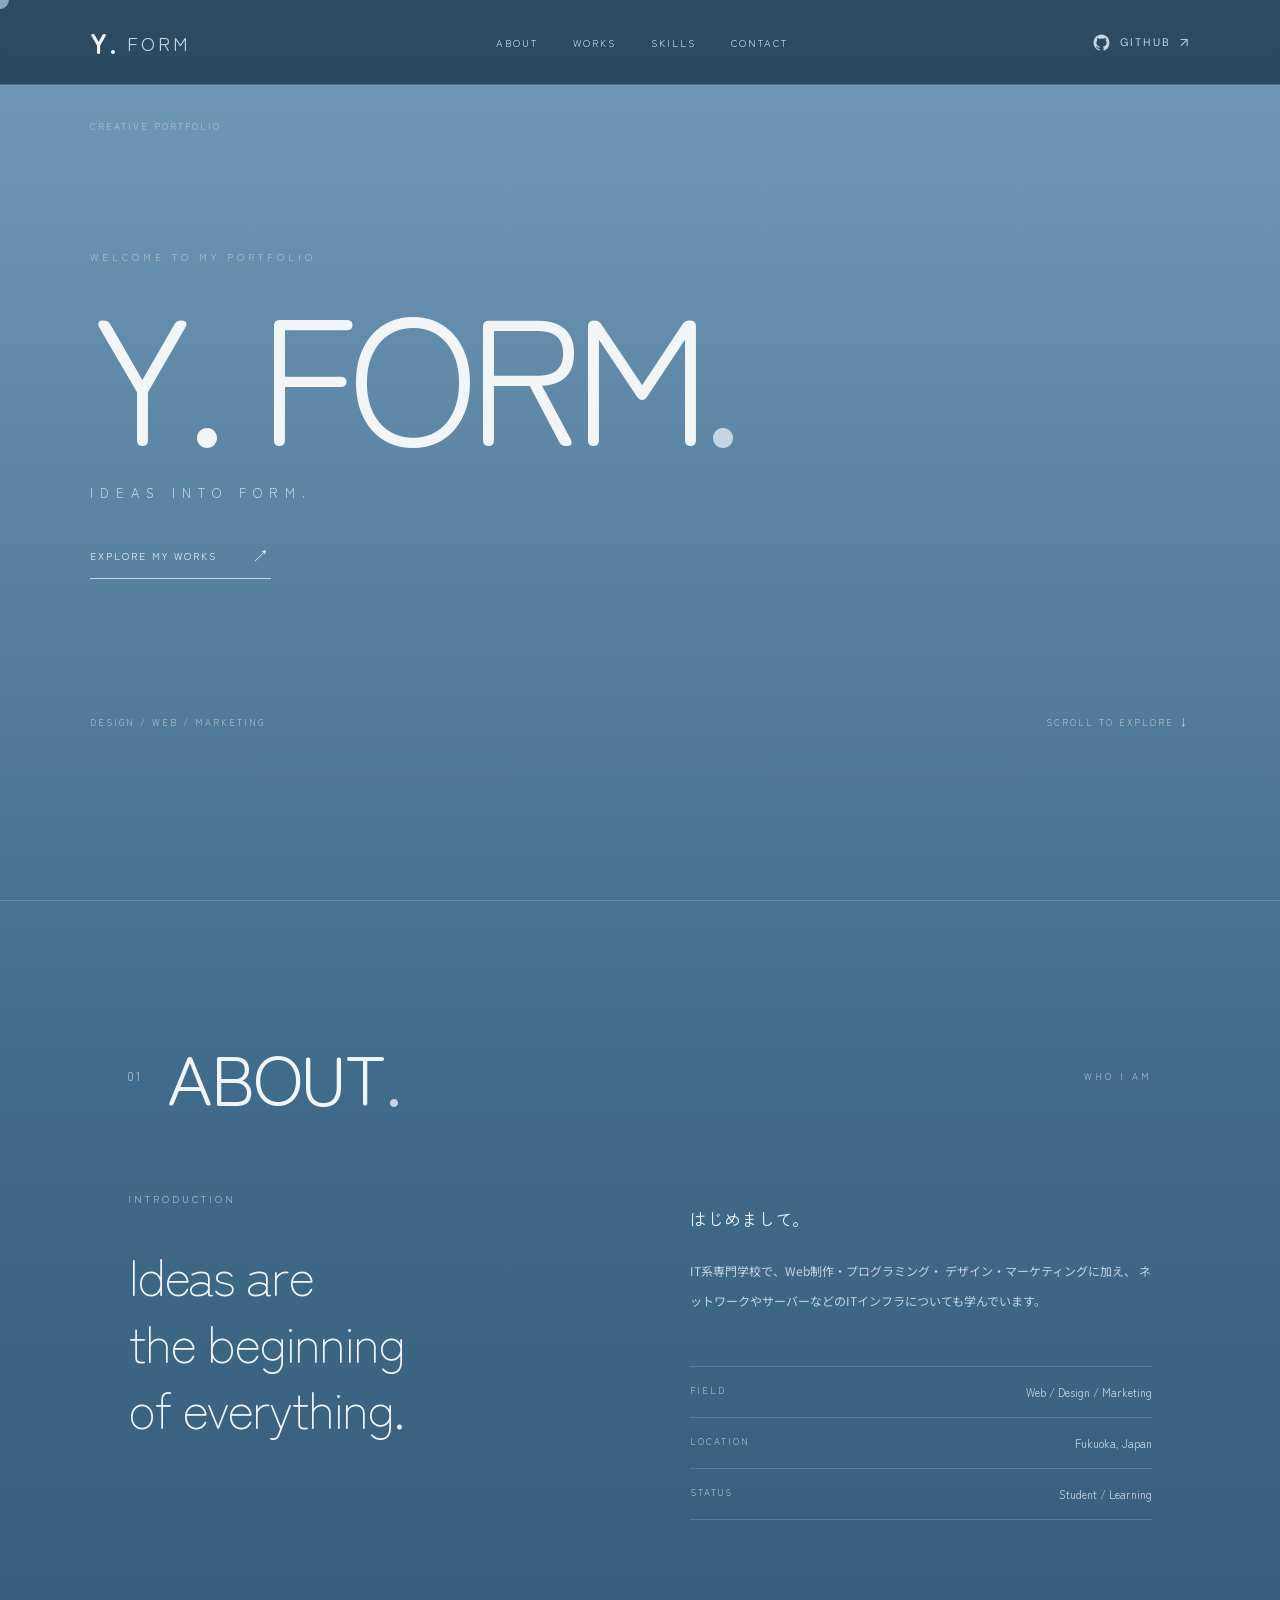
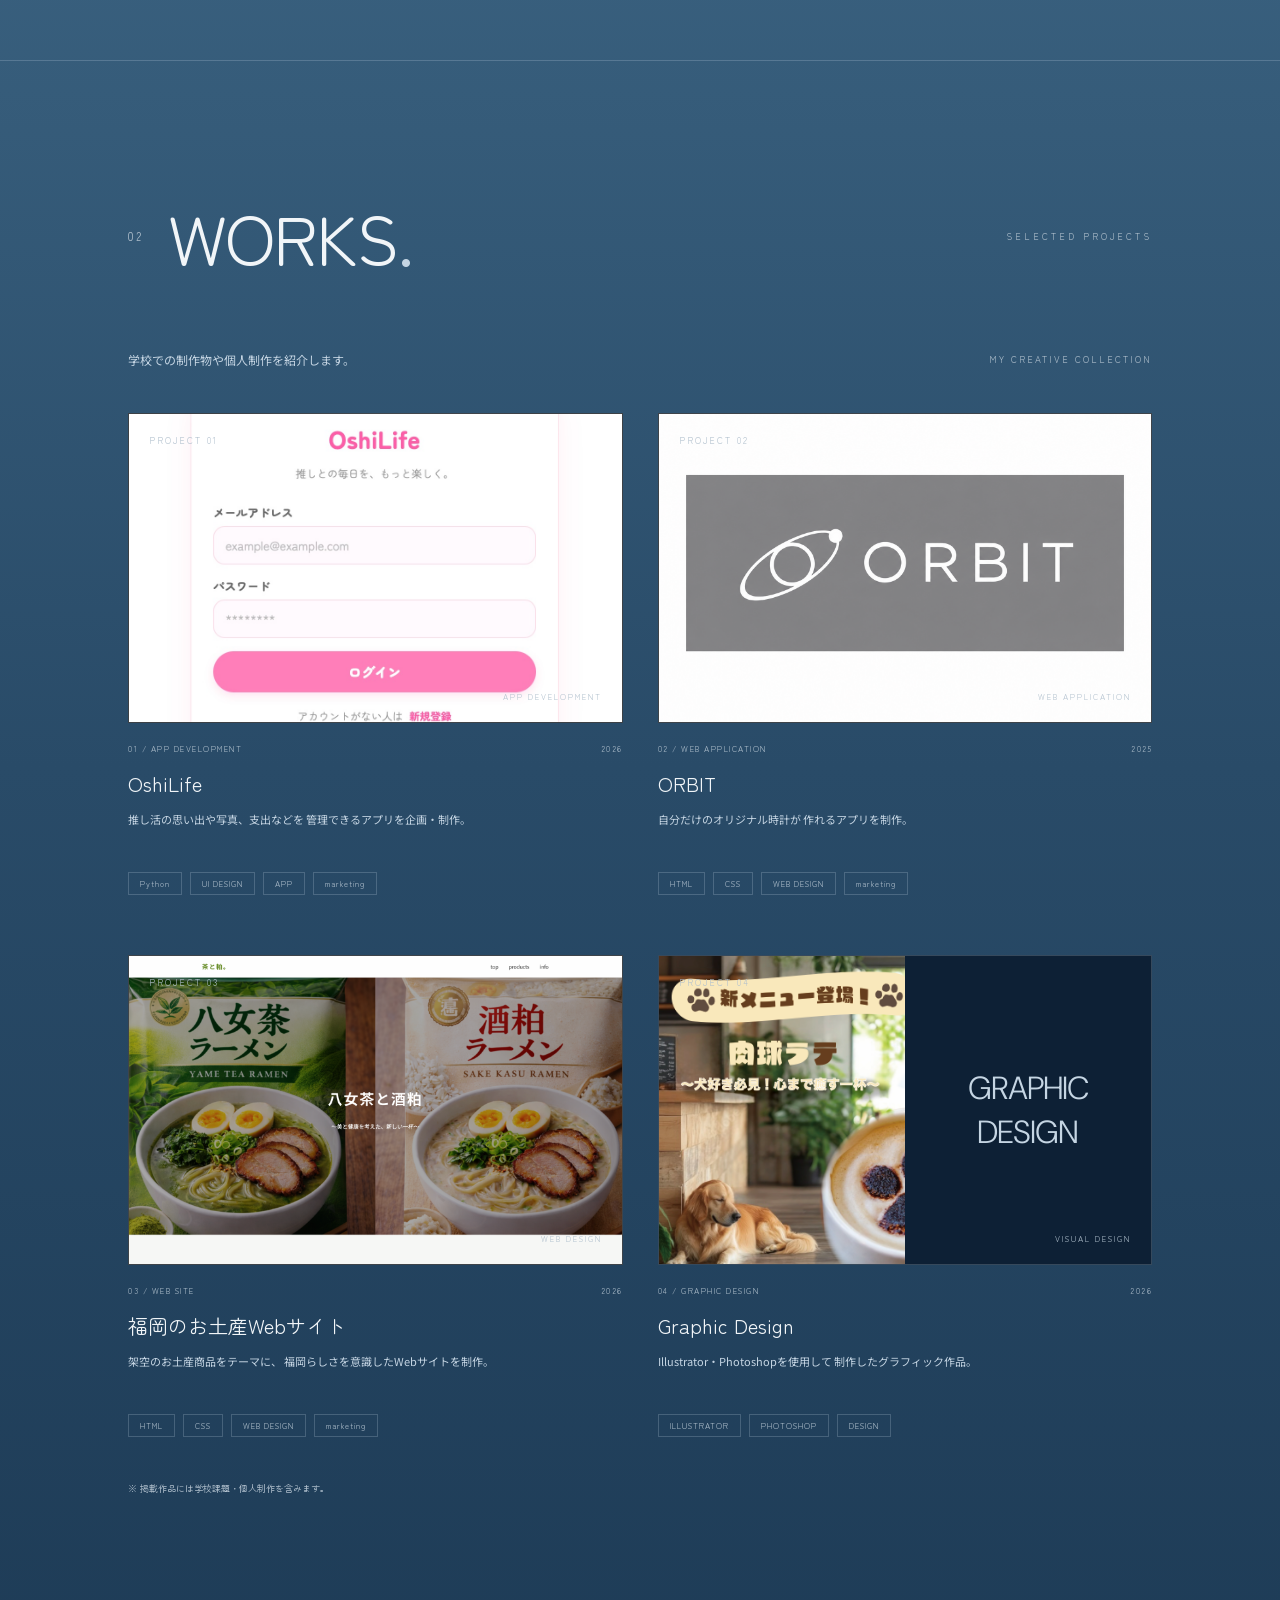
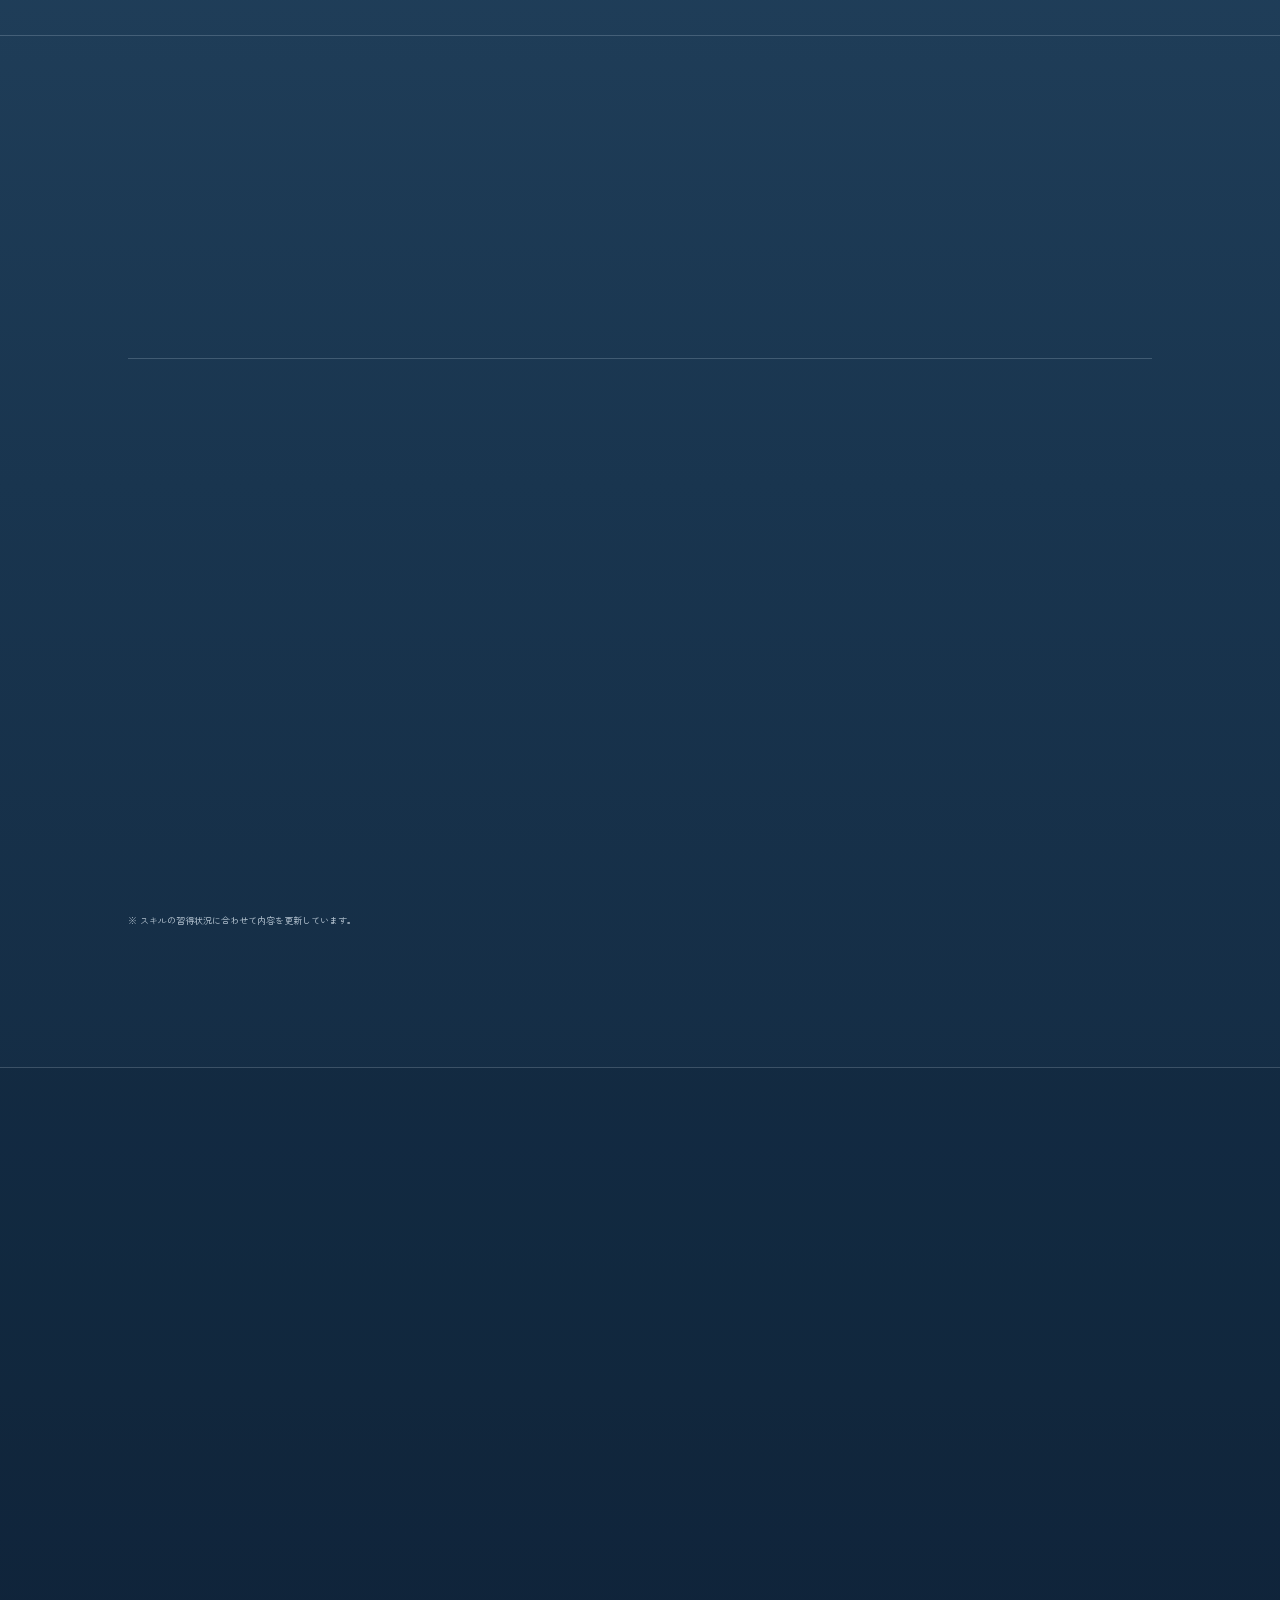
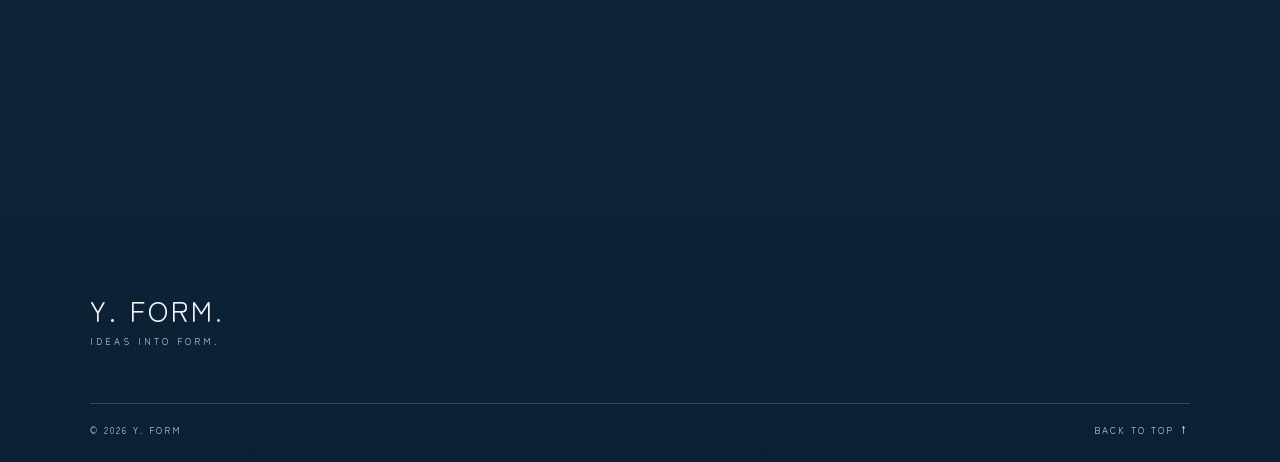
<file: index.html>
<!DOCTYPE html>
<html lang="ja">
<head>
    <meta charset="UTF-8">
    <meta name="viewport" content="width=device-width, initial-scale=1.0">

    <title>Y. FORM | Portfolio</title>
    <meta name="description" content="Y. FORM - Creative Portfolio">

    <link rel="preconnect" href="https://fonts.googleapis.com">
    <link rel="preconnect" href="https://fonts.gstatic.com" crossorigin>

    <link href="https://fonts.googleapis.com/css2?family=DM+Sans:wght@300;400;500;600;700&family=Noto+Sans+JP:wght@300;400;500;600&family=Zen+Maru+Gothic:wght@400;500;700&display=swap" rel="stylesheet">

    <link rel="stylesheet" href="css/style.css">
</head>

<body>

    <!-- HEADER -->
    <header class="header">
        <a href="#home" class="logo">
            <span class="logo-y">Y.</span>
            <span class="logo-name">FORM</span>
        </a>

        <nav class="nav">
            <a href="#about">ABOUT</a>
            <a href="#works">WORKS</a>
            <a href="#skills">SKILLS</a>
            <a href="#contact">CONTACT</a>
        </nav>

        <a href="https://github.com/yuu-0412"
           class="header-github"
           target="_blank"
           rel="noopener noreferrer"
           aria-label="GitHub">

            <svg viewBox="0 0 24 24" aria-hidden="true">
                <path fill="currentColor" d="M12 2C6.48 2 2 6.58 2 12.26c0 4.53 2.87 8.37 6.84 9.73.5.09.68-.22.68-.49v-1.71c-2.78.62-3.37-1.21-3.37-1.21-.45-1.18-1.11-1.49-1.11-1.49-.91-.64.07-.63.07-.63 1 .07 1.53 1.06 1.53 1.06.89 1.56 2.34 1.11 2.91.85.09-.66.35-1.11.63-1.37-2.22-.26-4.56-1.14-4.56-5.07 0-1.12.39-2.04 1.03-2.76-.1-.26-.45-1.31.1-2.73 0 0 .84-.28 2.75 1.05A9.3 9.3 0 0 1 12 7.07c.85 0 1.71.12 2.51.35 1.91-1.33 2.75-1.05 2.75-1.05.55 1.42.2 2.47.1 2.73.64.72 1.03 1.64 1.03 2.76 0 3.94-2.34 4.81-4.57 5.07.36.32.68.94.68 1.9v2.82c0 .27.18.59.69.49A10.27 10.27 0 0 0 22 12.26C22 6.58 17.52 2 12 2Z"/>
            </svg>

            <span>GITHUB</span>
            <span class="github-arrow">↗</span>
        </a>
    </header>

    <!-- HERO -->
    <main id="home">

        <section class="hero">

            <div class="hero-top">
                <span>CREATIVE PORTFOLIO</span>
            </div>

            <div class="hero-content">

                <p class="hero-small">WELCOME TO MY PORTFOLIO</p>

                <h1>
                    Y. FORM<span class="hero-dot">.</span>
                </h1>

                <p class="hero-subtitle">
                    IDEAS INTO FORM.
                </p>

                <a href="#works" class="hero-link">
                    EXPLORE MY WORKS
                    <span>↗</span>
                </a>

            </div>

            <div class="hero-bottom">
                <span>DESIGN / WEB / MARKETING</span>
                <span>SCROLL TO EXPLORE ↓</span>
            </div>

            <!-- OCEAN BACKGROUND -->
            <div class="hero-ocean">
                <div class="ocean-light-beam"></div>
                <div class="ocean-light-beam beam-2"></div>
                <div class="ocean-flow flow-1"></div>
                <div class="ocean-flow flow-2"></div>
                <div class="ocean-glow"></div>
            </div>

        </section>

        <!-- ABOUT -->
        <section class="section about" id="about">

            <div class="section-heading">
                <span class="section-number">01</span>
                <h2>ABOUT<span>.</span></h2>
                <p>WHO I AM</p>
            </div>

            <div class="about-content">

                <div class="about-left">
                    <p class="about-label">INTRODUCTION</p>

                    <h3>
                        Ideas are<br>
                        the beginning<br>
                        of everything.
                    </h3>
                </div>

                <div class="about-right">

                    <p class="about-name">
                        はじめまして。
                    </p>

                    <p>
                        IT系専門学校で、Web制作・プログラミング・
                        デザイン・マーケティングに加え、
                        ネットワークやサーバーなどのITインフラについても学んでいます。
                    </p>

                    <div class="about-info">

                        <div>
                            <span>FIELD</span>
                            <p>Web / Design / Marketing</p>
                        </div>

                        <div>
                            <span>LOCATION</span>
                            <p>Fukuoka, Japan</p>
                        </div>

                        <div>
                            <span>STATUS</span>
                            <p>Student / Learning</p>
                        </div>

                    </div>

                </div>

            </div>

        </section>

        <!-- WORKS -->
        <section class="section works" id="works">

            <div class="section-heading">
                <span class="section-number">02</span>
                <h2>WORKS<span>.</span></h2>
                <p>SELECTED PROJECTS</p>
            </div>

            <div class="works-intro">
                <p>学校での制作物や個人制作を紹介します。</p>
                <span>MY CREATIVE COLLECTION</span>
            </div>

            <div class="works-grid">

                <!-- WORK 01 -->
                <article class="work-card">

                    <a href="https://yuu-0412.github.io/OshiLife/"
                       class="work-card-link"
                       target="_blank"
                       rel="noopener noreferrer">

                        <div class="work-image oshilife">

                            <img src="image/oshilife.png" alt="OshiLifeのアプリ画面">

                            <span class="work-index">PROJECT 01</span>
                            <span class="image-caption">APP DEVELOPMENT</span>

                        </div>

                        <div class="work-info">

                            <div class="work-meta">
                                <span>01 / APP DEVELOPMENT</span>
                                <span>2026</span>
                            </div>

                            <h3>OshiLife</h3>

                            <p>
                                推し活の思い出や写真、支出などを
                                管理できるアプリを企画・制作。
                            </p>

                            <div class="work-tags">
                                <span>Python</span>
                                <span>UI DESIGN</span>
                                <span>APP</span>
                                <span>marketing</span>
                            </div>

                        </div>

                    </a>

                </article>

                <!-- WORK 02 -->
                <article class="work-card">

                    <a href="https://orbit-3u00.onrender.com"
                       class="work-card-link"
                       target="_blank"
                       rel="noopener noreferrer">

                        <div class="work-image">

                            <img src="image/ORBIT.png" alt="ORBITの時計アプリ画面">

                            <span class="work-index">PROJECT 02</span>
                            <span class="image-caption">WEB APPLICATION</span>
                        </div>

                        <div class="work-info">

                            <div class="work-meta">
                                <span>02 / WEB APPLICATION</span>
                                <span>2025</span>
                            </div>

                            <h3>ORBIT</h3>

                            <p>
                                自分だけのオリジナル時計が
                                作れるアプリを制作。
                            </p>

                            <div class="work-tags">
                                <span>HTML</span>
                                <span>CSS</span>
                                <span>WEB DESIGN</span>
                                <span>marketing</span>
                            </div>

                        </div>

                    </a>

                </article>

                <!-- WORK 03 -->
                <article class="work-card">

                    <a href="https://yuu-0412.github.io/fukuoka-souvenir/"
                       class="work-card-link"
                       target="_blank"
                       rel="noopener noreferrer">

                        <div class="work-image">

                            <img src="image/福岡お土産.png" alt="茶と粕。のWebサイト">

                            <span class="work-index">PROJECT 03</span>
                            <span class="image-caption">WEB DESIGN</span>

                        </div>

                        <div class="work-info">

                            <div class="work-meta">
                                <span>03 / WEB SITE</span>
                                <span>2026</span>
                            </div>

                            <h3>福岡のお土産Webサイト</h3>

                            <p>
                                架空のお土産商品をテーマに、
                                福岡らしさを意識したWebサイトを制作。
                            </p>

                            <div class="work-tags">
                                <span>HTML</span>
                                <span>CSS</span>
                                <span>WEB DESIGN</span>
                                <span>marketing</span>
                            </div>

                        </div>

                    </a>

                </article>

                <!-- WORK 04 -->
                <article class="work-card">

                    <a href="design.html" class="work-card-link">

                        <div class="work-image graphic">

                            <img src="image/犬カフェ.png" alt="犬カフェのグラフィック作品" class="graphic-photo">

                            <div class="graphic-title">
                                <span>GRAPHIC</span>
                                <span>DESIGN</span>
                            </div>

                            <span class="work-index">PROJECT 04</span>
                            <span class="image-caption">VISUAL DESIGN</span>

                        </div>

                        <div class="work-info">

                            <div class="work-meta">
                                <span>04 / GRAPHIC DESIGN</span>
                                <span>2026</span>
                            </div>

                            <h3>Graphic Design</h3>

                            <p>
                                Illustrator・Photoshopを使用して
                                制作したグラフィック作品。
                            </p>

                            <div class="work-tags">
                                <span>ILLUSTRATOR</span>
                                <span>PHOTOSHOP</span>
                                <span>DESIGN</span>
                            </div>

                        </div>

                    </a>

                </article>

            </div>

            <p class="works-note">
                ※ 掲載作品には学校課題・個人制作を含みます。
            </p>

        </section>

        <!-- SKILLS -->
        <section class="section skills" id="skills">

            <div class="section-heading">
                <span class="section-number">03</span>
                <h2>SKILLS<span>.</span></h2>
                <p>WHAT I CAN DO</p>
            </div>

            <div class="skills-intro">
                <p>
                    学習している技術や、興味のある分野を紹介します。
                </p>
            </div>

            <div class="skills-list">

                <div class="skill-row">
                    <span class="skill-number">01</span>
                    <div class="skill-main">
                        <h3>HTML / CSS</h3>
                        <p>Webページの構成・デザイン・コーディング</p>
                    </div>
                    <span class="skill-category">WEB DEVELOPMENT</span>
                    <span class="skill-arrow"></span>
                </div>

                <div class="skill-row">
                    <span class="skill-number">02</span>
                    <div class="skill-main">
                        <h3>Python</h3>
                        <p>プログラミング・アプリケーション制作</p>
                    </div>
                    <span class="skill-category">PROGRAMMING</span>
                    <span class="skill-arrow"></span>
                </div>

                <div class="skill-row">
                    <span class="skill-number">03</span>
                    <div class="skill-main">
                        <h3>Django</h3>
                        <p>Pythonを使用したWebアプリケーション開発</p>
                    </div>
                    <span class="skill-category">WEB FRAMEWORK</span>
                    <span class="skill-arrow"></span>
                </div>

                <div class="skill-row">
                    <span class="skill-number">04</span>
                    <div class="skill-main">
                        <h3>Illustrator / Photoshop</h3>
                        <p>画像編集・グラフィックデザイン</p>
                    </div>
                    <span class="skill-category">GRAPHIC DESIGN</span>
                    <span class="skill-arrow"></span>
                </div>

                <div class="skill-row">
                    <span class="skill-number">05</span>
                    <div class="skill-main">
                        <h3>Marketing</h3>
                        <p>市場調査・ユーザー視点での改善提案</p>
                    </div>
                    <span class="skill-category">MARKETING</span>
                    <span class="skill-arrow"></span>
                </div>

            </div>

            <p class="skills-note">
                ※ スキルの習得状況に合わせて内容を更新しています。
            </p>

        </section>

        <!-- CONTACT -->
        <section class="contact" id="contact">

            <div class="contact-inner">

                <p class="contact-label">GET IN TOUCH</p>

                <h2>
                    LET'S<br>
                    CONNECT<span>.</span>
                </h2>

                <p class="contact-text">
                    Thank you for visiting my portfolio.<br>
                    ご覧いただきありがとうございます。
                </p>

                <a href="mailto:yuu02270.ta@gmail.com" class="contact-button">
                    CONTACT ME
                    <span>↗</span>
                </a>

            </div>

        </section>

    </main>

    <!-- FOOTER -->
    <footer class="footer">

        <a href="#home" class="footer-logo">
            Y. FORM<span>.</span>
        </a>

        <p>IDEAS INTO FORM.</p>

        <div class="footer-bottom">
            <span>© 2026 Y. FORM</span>
            <a href="#home">BACK TO TOP ↑</a>
        </div>

    </footer>

    <!-- CUSTOM CURSOR -->
    <div class="cursor-circle"></div>
    <div class="bubble-background"></div>

    <!-- JAVASCRIPT -->
    <script src="script.js"></script>

</body>
</html>
</file>
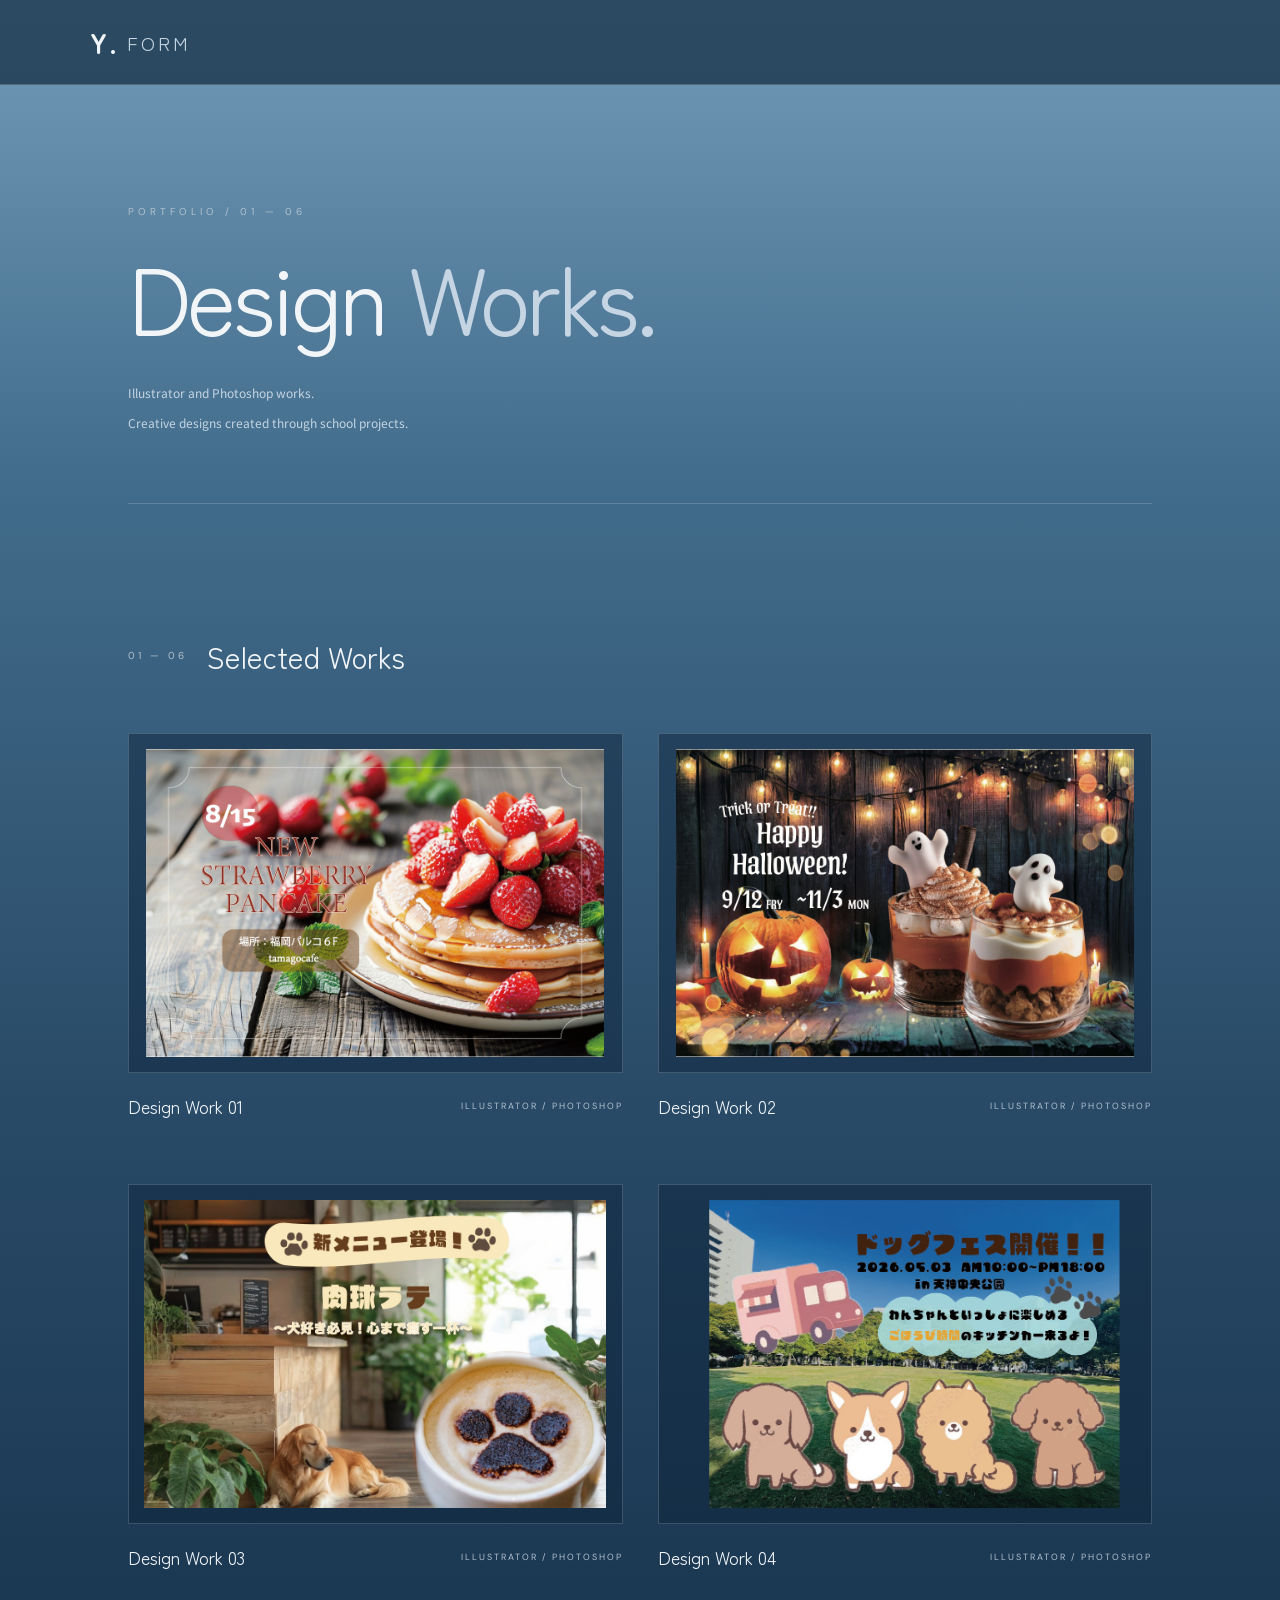
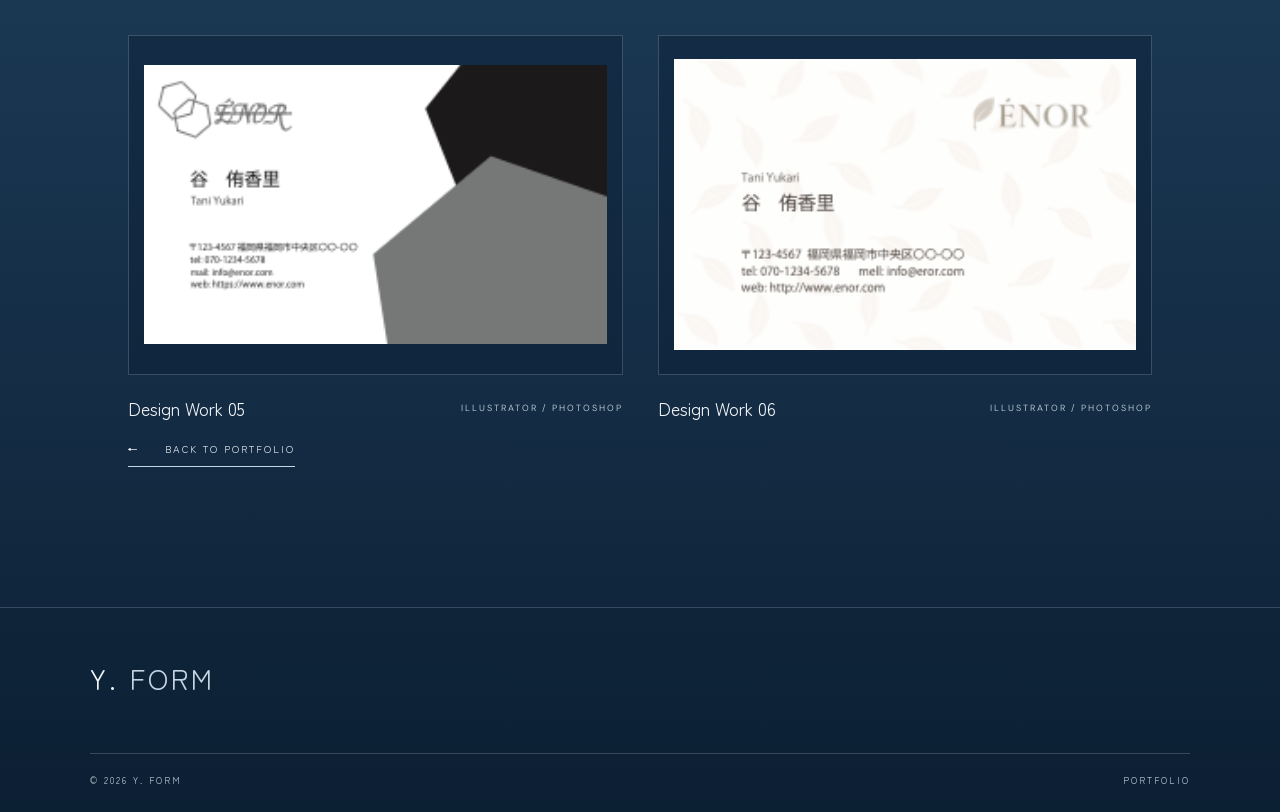
<file: design.html>
<!DOCTYPE html>
<html lang="ja">
<head>
    <meta charset="UTF-8">
    <meta name="viewport" content="width=device-width, initial-scale=1.0">

    <title>Design Works | Y. FORM</title>

    <link rel="preconnect" href="https://fonts.googleapis.com">
    <link rel="preconnect" href="https://fonts.gstatic.com" crossorigin>

    <link href="https://fonts.googleapis.com/css2?family=DM+Sans:wght@400;500;700&family=Noto+Sans+JP:wght@400;500&family=Zen+Maru+Gothic:wght@400;500;700&display=swap" rel="stylesheet">

    <link rel="stylesheet" href="css/design.css">
</head>

<body>

    <header class="header">
        <a href="index.html" class="logo">
            <span class="logo-y">Y.</span>
            <span class="logo-name">FORM</span>
        </a>
    </header>

    <section class="design-hero">
        <p class="design-number">PORTFOLIO / 01 — 06</p>

        <h1>Design <span>Works.</span></h1>

        <p class="design-description">
            Illustrator and Photoshop works.<br>
            Creative designs created through school projects.
        </p>

        <div class="design-line"></div>
    </section>

    <main>
        <section class="design-works">

            <div class="design-heading">
                <span>01 — 06</span>
                <h2>Selected Works</h2>
            </div>

            <div class="design-grid">

                <article class="design-card">
                    <div class="design-image">
                        <img src="image/パンケーキ.png" alt="作品1">
                    </div>
                    <div class="design-info">
                        <h3>Design Work 01</h3>
                        <p>ILLUSTRATOR / PHOTOSHOP</p>
                    </div>
                </article>

                <article class="design-card">
                    <div class="design-image">
                        <img src="image/ハロウィン.png" alt="作品2">
                    </div>
                    <div class="design-info">
                        <h3>Design Work 02</h3>
                        <p>ILLUSTRATOR / PHOTOSHOP</p>
                    </div>
                </article>

                <article class="design-card">
                    <div class="design-image">
                        <img src="image/犬カフェ.png" alt="作品3">
                    </div>
                    <div class="design-info">
                        <h3>Design Work 03</h3>
                        <p>ILLUSTRATOR / PHOTOSHOP</p>
                    </div>
                </article>

                <article class="design-card">
                    <div class="design-image">
                        <img src="image/犬フェス.png" alt="作品4">
                    </div>
                    <div class="design-info">
                        <h3>Design Work 04</h3>
                        <p>ILLUSTRATOR / PHOTOSHOP</p>
                    </div>
                </article>

                <article class="design-card">
                    <div class="design-image">
                        <img src="image/名刺.png" alt="作品5">
                    </div>
                    <div class="design-info">
                        <h3>Design Work 05</h3>
                        <p>ILLUSTRATOR / PHOTOSHOP</p>
                    </div>
                </article>

                <article class="design-card">
                    <div class="design-image">
                        <img src="image/名刺１.png" alt="作品6">
                    </div>
                    <div class="design-info">
                        <h3>Design Work 06</h3>
                        <p>ILLUSTRATOR / PHOTOSHOP</p>
                    </div>
                </article>

            </div>

            <a href="index.html" class="back-link">
                <span>←</span>
                BACK TO PORTFOLIO
            </a>

        </section>
    </main>

    <footer class="footer">
        <div class="footer-logo">Y. <span>FORM</span></div>

        <div class="footer-bottom">
            <span>© 2026 Y. FORM</span>
            <a href="index.html">PORTFOLIO</a>
        </div>
    </footer>


    <div class="bubble-background"></div>
    <script src="script.js"></script>

</body>
</html>
</file>
<file: css/style.css>
/* =========================
   BASE
========================= */

* {
    box-sizing: border-box;
    margin: 0;
    padding: 0;
}

:root {
    --bg: #0D2035;
    --bg-light: rgba(25, 53, 79, 0.18);
    --card: rgba(13, 32, 53, 0.55);
    --silver: #C5D5E3;
    --white: #F1F5F8;
    --gray: #B2C1CE;
    --line: rgba(220, 235, 247, 0.2);
}

html {
    scroll-behavior: smooth;
    min-height: 100%;
    background: #0D2035;
}

body {
    margin: 0;
    min-height: 100vh;
    overflow-x: hidden;
    font-family: 'Zen Maru Gothic', sans-serif;
    color: #F1F5F8;
    background: linear-gradient(
        180deg,
        #719BB8 0%,
        #426C8B 20%,
        #294B68 45%,
        #19354F 70%,
        #0D2035 100%
    );
    background-repeat: no-repeat;
}

a {
    color: inherit;
    text-decoration: none;
}

::selection {
    background: #C5D5E3;
    color: #0D2035;
}


/* =========================
   HEADER
========================= */

.header {
    width: 100%;
    height: 85px;
    padding: 0 7%;
    display: flex;
    align-items: center;
    justify-content: space-between;
    border-bottom: 1px solid var(--line);
    background: rgba(19, 45, 66, 0.72);
    position: sticky;
    top: 0;
    z-index: 100;
    backdrop-filter: blur(15px);
}

.logo {
    display: flex;
    align-items: center;
    gap: 8px;
    letter-spacing: 3px;
}

.logo-y {
    font-size: 28px;
    font-weight: 700;
    color: var(--white);
}

.logo-name {
    font-size: 19px;
    font-weight: 400;
    color: var(--silver);
}

.nav {
    display: flex;
    gap: 35px;
}

.nav a {
    font-size: 10px;
    letter-spacing: 2px;
    color: #D5E1EB;
    transition: 0.3s;
}

.nav a:hover {
    color: var(--white);
}

/* GITHUB LINK */

.header-github {
    display: flex;
    align-items: center;
    gap: 9px;
    color: var(--silver);
    text-decoration: none;
    font-family: "DM Sans", sans-serif;
    font-size: 11px;
    letter-spacing: 2px;
    transition: 0.3s ease;
}

.header-github svg {
    width: 19px;
    height: 19px;
    transition: transform 0.3s ease;
}

.github-arrow {
    font-size: 13px;
    transition: transform 0.3s ease;
}

.header-github:hover {
    color: #ffffff;
}

.header-github:hover svg {
    transform: scale(1.12);
}

.header-github:hover .github-arrow {
    transform: translate(3px, -3px);
}


/* =========================
   HERO
========================= */

.hero {
    min-height: 760px;
    height: calc(100vh - 85px);
    max-height: 950px;
    padding: 35px 7%;
    position: relative;
    display: flex;
    flex-direction: column;
    justify-content: space-between;
    overflow: hidden;
}

.hero-top,
.hero-bottom {
    display: flex;
    justify-content: space-between;
    font-size: 9px;
    letter-spacing: 2px;
    color: var(--gray);
}

.hero-content {
    position: relative;
    z-index: 2;
    margin-top: -20px;
}

.hero-small {
    font-size: 10px;
    letter-spacing: 4px;
    color: var(--gray);
    margin-bottom: 15px;
}

.hero h1 {
    font-size: clamp(75px, 14vw, 190px);
    line-height: 1;
    letter-spacing: -10px;
    font-weight: 400;
    color: var(--white);
}

.hero-dot {
    color: var(--silver);
}

.hero-subtitle {
    font-size: 13px;
    letter-spacing: 7px;
    color: var(--silver);
    margin-top: 25px;
}

.hero-description {
    font-family: 'Noto Sans JP', sans-serif;
    font-size: 12px;
    line-height: 2.4;
    color: #C5D5E3;
    margin-top: 35px;
}

.hero-link {
    display: inline-flex;
    align-items: center;
    gap: 35px;
    margin-top: 40px;
    padding-bottom: 10px;
    border-bottom: 1px solid var(--silver);
    font-size: 10px;
    letter-spacing: 2px;
    transition: 0.3s;
}

.hero-link:hover {
    gap: 50px;
    color: var(--silver);
}

.hero-link span {
    font-size: 17px;
}

.hero-circle {
    position: absolute;
    width: 480px;
    height: 480px;
    border: 1px solid rgba(197, 213, 227, 0.2);
    border-radius: 50%;
    right: -100px;
    top: 20%;
}

.hero-circle::before {
    content: "";
    position: absolute;
    width: 340px;
    height: 340px;
    border: 1px solid rgba(197, 213, 227, 0.15);
    border-radius: 50%;
    top: 70px;
    left: 70px;
}

.hero-line {
    position: absolute;
    width: 1px;
    height: 65%;
    background: linear-gradient(
        transparent,
        rgba(197, 213, 227, 0.25),
        transparent
    );
    right: 20%;
    top: 15%;
}


/* =========================
   COMMON SECTION
========================= */

.section {
    padding: 140px 10%;
    border-top: 1px solid var(--line);
}

.section-heading {
    display: flex;
    align-items: center;
    gap: 25px;
    margin-bottom: 80px;
}

.section-number {
    font-size: 11px;
    color: var(--gray);
    letter-spacing: 2px;
}

.section-heading h2 {
    font-size: clamp(40px, 6vw, 70px);
    font-weight: 400;
    letter-spacing: -2px;
    line-height: 1;
    color: var(--white);
}

.section-heading h2 span {
    color: var(--silver);
}

.section-heading > p {
    margin-left: auto;
    font-size: 9px;
    letter-spacing: 3px;
    color: var(--gray);
}


/* =========================
   ABOUT
========================= */

.about {
    background: transparent;
}

.about-content {
    display: grid;
    grid-template-columns: 1fr 1fr;
    gap: 100px;
}

.about-label {
    font-size: 10px;
    letter-spacing: 3px;
    color: var(--gray);
    margin-bottom: 35px;
}

.about-left h3 {
    font-size: clamp(32px, 4vw, 55px);
    font-weight: 300;
    line-height: 1.3;
    letter-spacing: -2px;
}

.about-right {
    padding-top: 15px;
}

.about-name {
    font-size: 17px;
    color: var(--white);
    margin-bottom: 25px;
}

.about-right > p:not(.about-name) {
    font-family: 'Noto Sans JP', sans-serif;
    font-size: 12px;
    color: #C5D5E3;
    line-height: 2.5;
    margin-bottom: 20px;
}

.about-info {
    margin-top: 50px;
    border-top: 1px solid var(--line);
}

.about-info div {
    display: flex;
    justify-content: space-between;
    padding: 17px 0;
    border-bottom: 1px solid var(--line);
}

.about-info span {
    font-size: 9px;
    letter-spacing: 2px;
    color: var(--gray);
}

.about-info p {
    font-size: 11px;
    color: var(--silver);
}


/* =========================
   WORKS
========================= */

.works {
    background: transparent;
}

.works-intro {
    display: flex;
    justify-content: space-between;
    align-items: center;
    margin-bottom: 45px;
}

.works-intro p {
    font-family: 'Noto Sans JP', sans-serif;
    font-size: 12px;
    color: #C5D5E3;
}

.works-intro span {
    font-size: 9px;
    letter-spacing: 2px;
    color: var(--gray);
}

.works-grid {
    display: grid;
    grid-template-columns: repeat(2, minmax(0, 1fr));
    gap: 60px 35px;
}

.work-card {
    min-width: 0;
    display: block;
    color: inherit;
    text-decoration: none;
    cursor: pointer;
}

.work-card:hover {
    color: inherit;
}

.work-image {
    height: 310px;
    width: 100%;
    position: relative;
    display: flex;
    align-items: center;
    justify-content: center;
    overflow: hidden;
    background: #171a1e;
    border: 1px solid rgba(220, 235, 247, 0.2);
    transition:
        transform 0.8s ease,
        border-color 0.5s ease;
}

.work-image img {
    display: block;
    width: 100%;
    height: 100%;
    max-width: 100%;
    max-height: 100%;
    object-fit: cover;
    object-position: center;
    transition: transform 0.6s ease;
}

.work-card:hover .work-image img {
    transform: scale(1.03);
}

.work-index {
    position: absolute;
    top: 20px;
    left: 20px;
    z-index: 2;
    font-size: 9px;
    letter-spacing: 2px;
    color: var(--gray);
}

.work-image-text {
    font-size: clamp(35px, 5vw, 65px);
    font-weight: 300;
    letter-spacing: -3px;
    line-height: 1.05;
    text-align: center;
    color: #C4D3DF;
    transition: 0.4s;
}

.work-card:hover .work-image-text {
    transform: scale(1.05);
}

.image-caption {
    position: absolute;
    bottom: 20px;
    right: 20px;
    z-index: 2;
    font-size: 8px;
    letter-spacing: 2px;
    color: var(--gray);
}


/* =========================
   WORK 04 - GRAPHIC DESIGN
========================= */

/* 写真と文字を左右50％ずつにする */

.work-image.graphic {
    display: grid;
    grid-template-columns: 1fr 1fr;
    align-items: stretch;
    justify-content: stretch;
    background: #0D2035;
}

/* 左側の写真 */

.work-image.graphic img {
    display: block;
    width: 100%;
    height: 100%;
    min-width: 0;
    max-width: none;
    max-height: none;
    object-fit: cover;
    object-position: center;
}

/* 右側の文字エリア */

.graphic-title {
    width: 100%;
    height: 100%;
    min-width: 0;
    display: flex;
    flex-direction: column;
    align-items: center;
    justify-content: center;
    gap: 5px;
    padding: 10px;
    background: #0D2035;
    color: #C5D5E3;
    font-family: "DM Sans", sans-serif;
    font-size: clamp(18px, 2.5vw, 34px);
    font-weight: 300;
    letter-spacing: -1px;
    line-height: 1.2;
    text-align: center;
    white-space: nowrap;
}

/* Work 04の画像ホバー */

.work-card:hover .work-image.graphic img {
    transform: scale(1.03);
}

.work-card:hover .work-image.graphic .graphic-title {
    color: #F1F5F8;
}


/* 個別画像の背景 */

.oshilife {
    background:
        radial-gradient(circle at 50% 50%, #42464b 0%, #22262a 35%, #141619 75%);
}

.dogeza {
    background:
        linear-gradient(135deg, #30343a, #17191c 60%, #292d32);
}

.web {
    background:
        radial-gradient(circle at 70% 30%, #454a50, #202429 45%, #111315);
}

.graphic {
    background:
        linear-gradient(135deg, #363a3e, #17191b 50%, #41454a);
}

.work-card:hover .work-image {
    transform: scale(1.025);
    border-color: #A8C0D5;
}

.work-info {
    padding-top: 20px;
}

.work-meta {
    display: flex;
    justify-content: space-between;
    font-size: 8px;
    letter-spacing: 1.5px;
    color: var(--gray);
}

.work-info h3 {
    font-size: 20px;
    font-weight: 400;
    margin-top: 15px;
    margin-bottom: 10px;
}

.work-info > p {
    font-family: 'Noto Sans JP', sans-serif;
    font-size: 11px;
    color: #C5D5E3;
    line-height: 2;
    min-height: 44px;
}

.work-tags {
    display: flex;
    flex-wrap: wrap;
    gap: 8px;
    margin-top: 20px;
}

.work-tags span {
    padding: 5px 11px;
    border: 1px solid var(--line);
    color: var(--gray);
    font-size: 8px;
    letter-spacing: 1px;
}

.works-note {
    font-size: 9px;
    color: var(--gray);
    margin-top: 45px;
}


/* =========================
   SKILLS
========================= */

.skills {
    background: transparent;
}

.skills-intro {
    margin-top: -40px;
    margin-bottom: 55px;
}

.skills-intro p {
    font-family: 'Noto Sans JP', sans-serif;
    font-size: 12px;
    color: #C5D5E3;
}

.skills-list {
    border-top: 1px solid var(--line);
}

.skill-row {
    display: grid;
    grid-template-columns: 50px 1fr 180px 30px;
    align-items: center;
    gap: 20px;
    padding: 30px 10px;
    border-bottom: 1px solid var(--line);
    transition: 0.3s;
}

.skill-row:hover {
    background: rgba(255, 255, 255, 0.04);
    padding-left: 20px;
}

.skill-number {
    font-size: 10px;
    color: var(--gray);
}

.skill-main h3 {
    font-size: 19px;
    font-weight: 400;
    color: var(--white);
}

.skill-main p {
    font-family: 'Noto Sans JP', sans-serif;
    font-size: 10px;
    color: #C5D5E3;
    margin-top: 3px;
}

.skill-category {
    font-size: 8px;
    letter-spacing: 2px;
    color: var(--gray);
}

.skill-arrow {
    font-size: 18px;
    color: var(--silver);
}

.skills-note {
    font-size: 9px;
    color: var(--gray);
    margin-top: 25px;
}


/* =========================
   CONTACT
========================= */

.contact {
    position: relative;
    padding: 130px 10%;
    background: rgba(13, 32, 53, 0.16);
    border-top: 1px solid var(--line);
    text-align: center;
    overflow: hidden;
}

.contact-label {
    font-size: 10px;
    letter-spacing: 4px;
    color: var(--gray);
    margin-bottom: 30px;
}

.contact h2 {
    font-size: clamp(60px, 11vw, 125px);
    line-height: 1.1;
    font-weight: 300;
    letter-spacing: -5px;
    color: var(--white);
}

.contact h2 span {
    color: var(--silver);
}

.contact-text {
    font-family: 'Noto Sans JP', sans-serif;
    font-size: 11px;
    line-height: 2.5;
    color: #C5D5E3;
    margin-top: 35px;
}

.contact-button {
    display: inline-flex;
    align-items: center;
    justify-content: center;
    gap: 40px;
    padding: 17px 30px;
    margin-top: 40px;
    border: 1px solid #A8C0D5;
    font-size: 10px;
    letter-spacing: 2px;
    transition: 0.3s;
}

.contact-button:hover {
    background: var(--silver);
    color: var(--bg);
}

.contact-button span {
    font-size: 17px;
}


/* =========================
   FOOTER
========================= */

.footer {
    padding: 50px 7% 25px;
    background: rgba(13, 32, 53, 0.28);
}

.footer-logo {
    font-size: 28px;
    font-weight: 400;
    letter-spacing: 3px;
}

.footer-logo span {
    color: var(--silver);
}

.footer > p {
    font-size: 9px;
    letter-spacing: 3px;
    color: #C5D5E3;
    margin-top: 5px;
}

.footer-bottom {
    display: flex;
    justify-content: space-between;
    margin-top: 55px;
    padding-top: 20px;
    border-top: 1px solid var(--line);
}

.footer-bottom span,
.footer-bottom a {
    font-size: 9px;
    letter-spacing: 2px;
    color: #C5D5E3;
    transition: 0.3s;
}

.footer-bottom a:hover {
    color: var(--white);
}


/* =========================
   SCROLL ANIMATION
========================= */

.reveal {
    opacity: 0;
    transform: translateY(45px);
    transition:
        opacity 0.9s ease,
        transform 0.9s cubic-bezier(0.22, 1, 0.36, 1);
}

.reveal.show {
    opacity: 1;
    transform: translateY(0);
}

.reveal-left {
    opacity: 0;
    transform: translateX(-45px);
    transition:
        opacity 0.9s ease,
        transform 0.9s cubic-bezier(0.22, 1, 0.36, 1);
}

.reveal-left.show {
    opacity: 1;
    transform: translateX(0);
}

.work-card.reveal {
    transition:
        opacity 0.8s ease,
        transform 0.8s cubic-bezier(0.22, 1, 0.36, 1);
}

.work-card.show .work-image {
    transform: scale(1);
}

.skill-row.reveal {
    transition:
        opacity 0.8s ease,
        transform 0.8s cubic-bezier(0.22, 1, 0.36, 1);
}

@media (prefers-reduced-motion: reduce) {
    .reveal,
    .reveal-left,
    .work-card .work-image {
        opacity: 1;
        transform: none;
        transition: none;
    }
}


/* =========================
   CUSTOM CURSOR
========================= */

.cursor-circle {
    position: fixed;
    top: 0;
    left: 0;
    width: 18px;
    height: 18px;
    border: 1px solid #8CA4C0;
    border-radius: 50%;
    pointer-events: none;
    z-index: 9999;
    transform: translate(-50%, -50%);
    background: #8CA4C0;
    transition:
        width 0.3s ease,
        height 0.3s ease,
        background 0.3s ease;
}

.cursor-circle.active {
    width: 45px;
    height: 45px;
    background: #8CA4C0;
    border-color: #8CA4C0;
}

@media (hover: none), (prefers-reduced-motion: reduce) {
    .cursor-circle {
        display: none;
    }
}


/* =========================
   SOAP BUBBLES
========================= */

.bubble-background {
    position: fixed;
    inset: 0;
    width: 100%;
    height: 100%;
    overflow: hidden;
    pointer-events: none;
    z-index: 0;
}

.bubble {
    position: absolute;
    bottom: -100px;
    left: var(--left);
    width: var(--size);
    height: var(--size);
    border-radius: 50%;
    border: 1px solid rgba(140, 164, 192, 0.55);

    background:
        radial-gradient(
            circle at 30% 25%,
            rgba(255, 255, 255, 0.45),
            transparent 30%
        ),
        radial-gradient(
            circle at 70% 75%,
            rgba(140, 164, 192, 0.18),
            transparent 55%
        );

    box-shadow:
        inset -3px -3px 8px rgba(140, 164, 192, 0.15),
        inset 3px 3px 8px rgba(255, 255, 255, 0.12),
        0 0 12px rgba(140, 164, 192, 0.08);

    opacity: 0;
    animation: bubbleFloat var(--duration) linear infinite;
    animation-delay: var(--delay);
}

@keyframes bubbleFloat {
    0% {
        transform: translate3d(0, 0, 0) scale(0.7);
        opacity: 0;
    }

    10% {
        opacity: 0.7;
    }

    80% {
        opacity: 0.45;
    }

    100% {
        transform: translate3d(var(--drift), -115vh, 0) scale(1.1);
        opacity: 0;
    }
}

@media (prefers-reduced-motion: reduce) {
    .bubble {
        display: none;
    }
}


/* =========================
   BUBBLE LAYER
========================= */

.hero,
.section,
.contact,
.footer {
    position: relative;
    z-index: 1;
}




/* =========================
   SOAP BUBBLES
========================= */

.bubble {
    position: absolute;
    bottom: -100px;
    left: var(--left);
    width: var(--size);
    height: var(--size);
    border-radius: 50%;

    border: 1px solid rgba(220, 240, 255, 0.35);

    background: radial-gradient(
        circle at 30% 25%,
        rgba(255, 255, 255, 0.35),
        rgba(180, 220, 245, 0.08) 45%,
        rgba(120, 180, 220, 0.03) 70%
    );

    box-shadow:
        inset 3px 3px 8px rgba(255, 255, 255, 0.12),
        0 0 12px rgba(190, 225, 255, 0.08);

    animation: bubbleFloat var(--duration) linear infinite;
    animation-delay: var(--delay);
}

.bubble::after {
    content: "";
    position: absolute;
    top: 20%;
    left: 25%;
    width: 20%;
    height: 12%;
    border-radius: 50%;
    background: rgba(255, 255, 255, 0.55);
    filter: blur(2px);
}

@keyframes bubbleFloat {
    0% {
        transform: translate3d(0, 0, 0);
        opacity: 0;
    }

    10% {
        opacity: 0.7;
    }

    85% {
        opacity: 0.5;
    }

    100% {
        transform: translate3d(var(--drift), -120vh, 0);
        opacity: 0;
    }
}


/* =========================
   RESPONSIVE
========================= */

@media screen and (max-width: 768px) {

    .header {
        height: 70px;
        padding: 0 5%;
    }

    .logo-y {
        font-size: 23px;
    }

    .logo-name {
        font-size: 16px;
    }

    .nav {
        gap: 13px;
    }

    .nav a {
        font-size: 8px;
        letter-spacing: 1px;
    }

    .header-github {
        gap: 5px;
        font-size: 9px;
        letter-spacing: 1px;
    }

    .header-github svg {
        width: 16px;
        height: 16px;
    }

    .github-arrow {
        font-size: 11px;
    }

    .hero {
        min-height: 680px;
        height: calc(100vh - 70px);
        padding: 25px 6%;
    }

    .hero h1 {
        font-size: clamp(65px, 15vw, 110px);
        letter-spacing: -5px;
    }

    .hero-subtitle {
        font-size: 10px;
        letter-spacing: 4px;
    }

    .hero-description {
        font-size: 11px;
    }

    .hero-circle {
        width: 300px;
        height: 300px;
        right: -150px;
        top: 20%;
    }

    .hero-circle::before {
        width: 210px;
        height: 210px;
        top: 45px;
        left: 45px;
    }

    .section {
        padding: 90px 7%;
    }

    .section-heading {
        gap: 15px;
        margin-bottom: 55px;
    }

    .section-heading h2 {
        font-size: 43px;
    }

    .section-heading > p {
        font-size: 7px;
        letter-spacing: 1px;
    }

    .about-content {
        grid-template-columns: 1fr;
        gap: 50px;
    }

    .about-left h3 {
        font-size: 40px;
    }

    .about-info div {
        gap: 15px;
    }

    .about-info p {
        text-align: right;
    }

    .works-intro {
        align-items: flex-start;
        flex-direction: column;
        gap: 10px;
    }

    .works-grid {
        grid-template-columns: 1fr;
        gap: 45px;
    }

    .work-image {
        height: 270px;
    }

    .work-image img {
        width: 92%;
        height: 88%;
    }

    /* WORK 04は左右50％のまま表示 */

    .work-image.graphic {
        display: grid;
        grid-template-columns: 1fr 1fr;
        height: 270px;
    }

    .work-image.graphic img {
        width: 100%;
        height: 100%;
    }

    .graphic-title {
        width: 100%;
        height: 100%;
        font-size: clamp(17px, 4vw, 26px);
        letter-spacing: -1px;
        padding: 5px;
    }

    .skill-row {
        grid-template-columns: 25px 1fr 20px;
        gap: 10px;
    }

    .skill-category {
        display: none;
    }

    .skill-main h3 {
        font-size: 16px;
    }

    .skill-main p {
        font-size: 9px;
    }

    .contact {
        padding: 100px 7%;
    }

    .contact h2 {
        font-size: 65px;
        letter-spacing: -3px;
    }

    .footer {
        padding: 40px 7% 20px;
    }
}


/* =========================
   SMALL MOBILE
========================= */

@media screen and (max-width: 420px) {

    .nav {
        gap: 9px;
    }

    .nav a {
        font-size: 7px;
    }

    .header-github {
        gap: 4px;
        font-size: 8px;
    }

    .header-github svg {
        width: 14px;
        height: 14px;
    }

    .github-arrow {
        display: none;
    }

    .hero-top,
    .hero-bottom {
        font-size: 7px;
        letter-spacing: 1px;
    }

    .hero h1 {
        font-size: 65px;
    }

    .section-heading h2 {
        font-size: 35px;
    }

    .contact h2 {
        font-size: 55px;
    }

   

    .work-image.graphic {
        grid-template-columns: 1fr 1fr;
        height: 230px;
    }

    .graphic-title {
        font-size: 17px;
        letter-spacing: -1px;
    }
}
</file>
<file: css/design.css>
/* =========================
   BASE
========================= */

* {
    box-sizing: border-box;
    margin: 0;
    padding: 0;
}

:root {
    --bg: #0D2035;
    --silver: #C5D5E3;
    --white: #F1F5F8;
    --gray: #B2C1CE;
    --line: rgba(220, 235, 247, 0.2);
}

html {
    scroll-behavior: smooth;
    min-height: 100%;
    background: #0D2035;
}

body {
    min-height: 100vh;
    overflow-x: hidden;
    font-family: 'Zen Maru Gothic', sans-serif;
    color: var(--white);
    background: linear-gradient(
        180deg,
        #719BB8 0%,
        #426C8B 20%,
        #294B68 45%,
        #19354F 70%,
        #0D2035 100%
    );
    background-repeat: no-repeat;
}

a {
    color: inherit;
    text-decoration: none;
}

::selection {
    background: var(--silver);
    color: var(--bg);
}


/* =========================
   HEADER
========================= */

.header {
    width: 100%;
    height: 85px;
    padding: 0 7%;
    display: flex;
    align-items: center;
    justify-content: space-between;
    border-bottom: 1px solid var(--line);
    background: rgba(19, 45, 66, 0.72);
    position: sticky;
    top: 0;
    z-index: 100;
    backdrop-filter: blur(15px);
}

.logo {
    display: flex;
    align-items: center;
    gap: 8px;
    letter-spacing: 3px;
}

.logo-y {
    font-size: 28px;
    font-weight: 700;
    color: var(--white);
}

.logo-name {
    font-size: 19px;
    font-weight: 400;
    color: var(--silver);
}


/* =========================
   DESIGN HERO
========================= */

.design-hero {
    padding: 120px 10% 80px;
    position: relative;
    overflow: hidden;
}

.design-number {
    font-family: "DM Sans", sans-serif;
    font-size: 10px;
    letter-spacing: 4px;
    color: var(--gray);
    margin-bottom: 25px;
}

.design-hero h1 {
    font-size: clamp(45px, 8vw, 95px);
    font-weight: 400;
    letter-spacing: -4px;
    line-height: 1.1;
    color: var(--white);
}

.design-hero h1 span {
    color: var(--silver);
}

.design-description {
    margin-top: 30px;
    font-family: 'Noto Sans JP', sans-serif;
    font-size: 12px;
    line-height: 2.5;
    color: var(--silver);
}

.design-line {
    width: 100%;
    height: 1px;
    margin-top: 65px;
    background: var(--line);
}


/* =========================
   DESIGN WORKS
========================= */

.design-works {
    padding: 50px 10% 140px;
}

.design-heading {
    display: flex;
    align-items: center;
    gap: 20px;
    margin-bottom: 55px;
}

.design-heading span {
    font-family: "DM Sans", sans-serif;
    font-size: 10px;
    letter-spacing: 3px;
    color: var(--gray);
}

.design-heading h2 {
    font-size: 30px;
    font-weight: 400;
    color: var(--white);
}


/* WORK GRID */

.design-grid {
    display: grid;
    grid-template-columns: repeat(2, minmax(0, 1fr));
    gap: 65px 35px;
}

.design-card {
    min-width: 0;
    margin-bottom: 0;
}


/* WORK IMAGE */

.design-image {
    width: 100%;
    height: 340px;
    padding: 15px;
    display: flex;
    align-items: center;
    justify-content: center;
    overflow: hidden;
    background: rgba(13, 32, 53, 0.45);
    border: 1px solid var(--line);
    transition:
        transform 0.5s ease,
        border-color 0.5s ease,
        background 0.5s ease;
}

.design-image img {
    display: block;
    width: 100%;
    height: 100%;
    object-fit: contain;
    transition: transform 0.6s ease;
}

.design-card:hover .design-image {
    border-color: var(--silver);
    background: rgba(13, 32, 53, 0.65);
}

.design-card:hover .design-image img {
    transform: scale(1.04);
}


/* WORK INFO */

.design-info {
    display: flex;
    justify-content: space-between;
    align-items: center;
    gap: 20px;
    margin-top: 20px;
}

.design-info h3 {
    font-size: 18px;
    font-weight: 400;
    color: var(--white);
}

.design-info p {
    font-family: "DM Sans", sans-serif;
    font-size: 9px;
    letter-spacing: 2px;
    color: var(--gray);
    text-align: right;
}

.design-text {
    margin-top: 12px;
    font-family: 'Noto Sans JP', sans-serif;
    font-size: 11px;
    line-height: 2;
    color: var(--silver);
}


/* =========================
   BACK LINK
========================= */

.back-link {
    display: inline-flex;
    align-items: center;
    gap: 25px;
    margin-top: 20px;
    padding-bottom: 10px;
    border-bottom: 1px solid var(--silver);
    font-size: 10px;
    letter-spacing: 2px;
    transition: 0.3s;
}

.back-link:hover {
    gap: 40px;
    color: var(--silver);
}


/* =========================
   FOOTER
========================= */

.footer {
    padding: 50px 7% 25px;
    background: rgba(13, 32, 53, 0.28);
    border-top: 1px solid var(--line);
}

.footer-logo {
    font-size: 28px;
    font-weight: 400;
    letter-spacing: 3px;
}

.footer-logo span {
    color: var(--silver);
}

.footer-bottom {
    display: flex;
    justify-content: space-between;
    margin-top: 55px;
    padding-top: 20px;
    border-top: 1px solid var(--line);
}

.footer-bottom span,
.footer-bottom a {
    font-size: 9px;
    letter-spacing: 2px;
    color: #C5D5E3;
    transition: 0.3s;
}

.footer-bottom a:hover {
    color: var(--white);
}


/* =========================
   SCROLL ANIMATION
========================= */

.reveal {
    opacity: 0;
    transform: translateY(45px);
    transition:
        opacity 0.9s ease,
        transform 0.9s cubic-bezier(0.22, 1, 0.36, 1);
}

.reveal.show {
    opacity: 1;
    transform: translateY(0);
}


/* Work 04 の画像位置調整 */
.design-card:nth-child(4) .design-image img {
    transform: translateX(-15px);
}

.design-card:nth-child(4):hover .design-image img {
    transform: translateX(-15px) scale(1.04);
}




/* =========================
   BUBBLE BACKGROUND
========================= */

body {
    position: relative;
    isolation: isolate;
}

.bubble-background {
    position: fixed;
    inset: 0;
    width: 100%;
    height: 100vh;
    pointer-events: none;
    overflow: hidden;
    z-index: -1;
}

.header,
.design-hero,
main,
.footer {
    position: relative;
    z-index: 1;
}

.bubble {
    position: absolute;
    bottom: -100px;
    left: var(--left);
    width: var(--size);
    height: var(--size);
    border-radius: 50%;
    border: 1px solid rgba(220, 240, 255, 0.35);

    background: radial-gradient(
        circle at 30% 25%,
        rgba(255, 255, 255, 0.35),
        rgba(180, 220, 245, 0.08) 45%,
        rgba(120, 180, 220, 0.03) 70%
    );

    box-shadow:
        inset 3px 3px 8px rgba(255, 255, 255, 0.12),
        0 0 12px rgba(190, 225, 255, 0.08);

    animation: bubbleFloat var(--duration) linear infinite;
    animation-delay: var(--delay);
}

.bubble::after {
    content: "";
    position: absolute;
    top: 20%;
    left: 25%;
    width: 20%;
    height: 12%;
    border-radius: 50%;
    background: rgba(255, 255, 255, 0.55);
    filter: blur(2px);
}

@keyframes bubbleFloat {
    0% {
        transform: translate3d(0, 0, 0);
        opacity: 0;
    }

    10% {
        opacity: 0.7;
    }

    85% {
        opacity: 0.5;
    }

    100% {
        transform: translate3d(var(--drift), -120vh, 0);
        opacity: 0;
    }
}

/* =========================
   RESPONSIVE
========================= */

@media screen and (max-width: 768px) {

    .header {
        height: 70px;
        padding: 0 5%;
    }

    .logo-y {
        font-size: 23px;
    }

    .logo-name {
        font-size: 16px;
    }

    .design-hero {
        padding: 90px 7% 60px;
    }

    .design-hero h1 {
        letter-spacing: -2px;
    }

    .design-description {
        font-size: 11px;
    }

    .design-works {
        padding: 40px 7% 90px;
    }

    .design-heading {
        margin-bottom: 40px;
        gap: 15px;
    }

    .design-heading h2 {
        font-size: 25px;
    }

    .design-grid {
        grid-template-columns: 1fr;
        gap: 45px;
    }

    .design-image {
        height: 300px;
        padding: 12px;
    }

    .design-info {
        align-items: flex-start;
        flex-direction: column;
        gap: 8px;
    }

    .design-info p {
        text-align: left;
    }

    .footer {
        padding: 40px 7% 20px;
    }

    .footer-bottom {
        gap: 15px;
        flex-wrap: wrap;
    }
}

@media screen and (max-width: 420px) {

    .design-hero h1 {
        font-size: 43px;
    }

    .design-heading h2 {
        font-size: 22px;
    }

    .design-image {
        height: 260px;
    }
}
</file>
